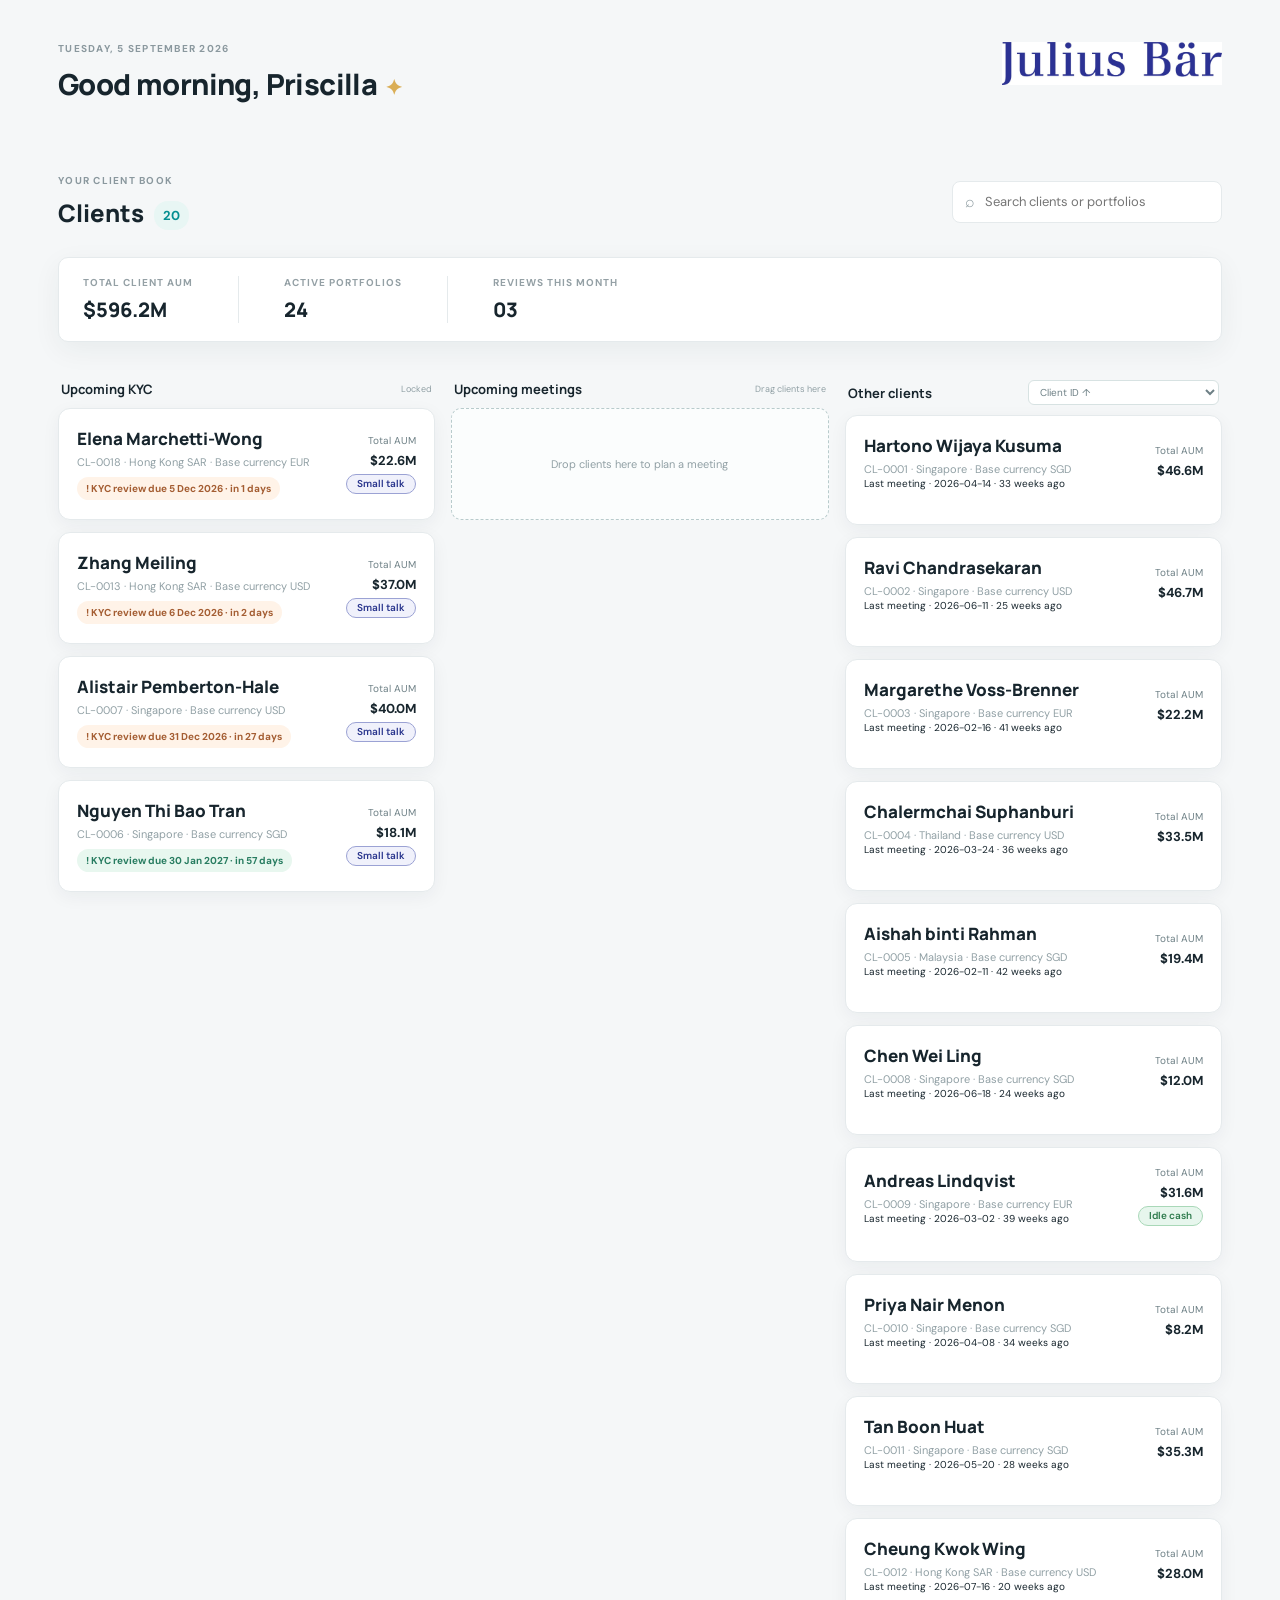
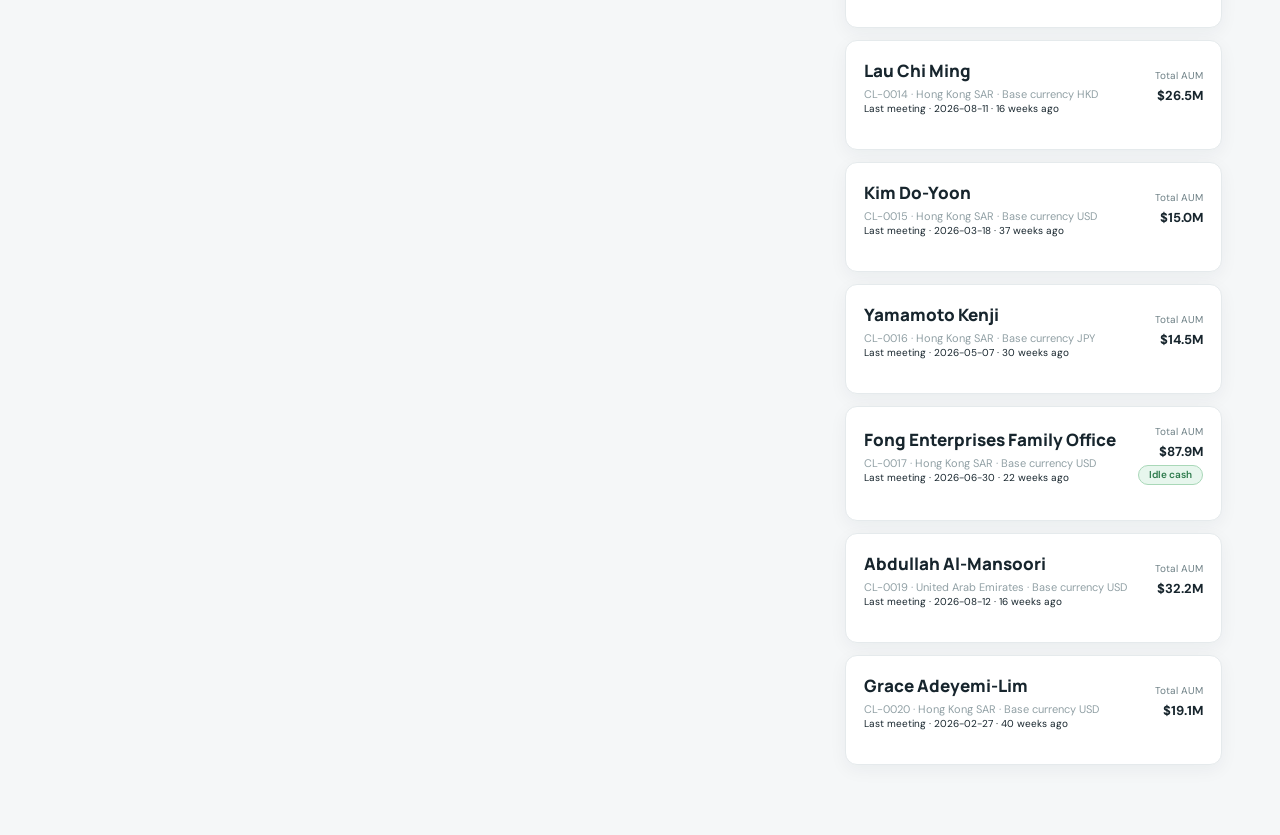
<file: frontend/index.html>
<!doctype html>
<html lang="en">
  <head>
    <meta charset="UTF-8" />
    <meta name="viewport" content="width=device-width, initial-scale=1.0" />
    <title>Private Wealth | RM Dashboard</title>
    <link rel="preconnect" href="https://fonts.googleapis.com" />
    <link rel="preconnect" href="https://fonts.gstatic.com" crossorigin />
    <link href="https://fonts.googleapis.com/css2?family=DM+Sans:wght@400;500;600;700&family=Manrope:wght@600;700;800&display=swap" rel="stylesheet" />
    <link rel="stylesheet" href="styles.css" />
  <style>.client-aum{display:flex;flex-direction:column;align-items:flex-end;gap:5px}.client-aum small{font-size:10px;color:#6e8086}.idle-cash{display:none;background:#e7f6ed;border:1px solid #a9d8b8;color:#2d7a4c;border-radius:999px;padding:4px 10px;font:600 10px 'DM Sans',sans-serif;line-height:1}.other-client .idle-cash{display:inline-block}.small-talk{appearance:none;border:1px solid #9ba2d4;background:#f0f1fb;color:#28348c;border-radius:999px;padding:4px 10px;font:600 10px 'DM Sans',sans-serif;line-height:1;cursor:pointer;transition:background .18s ease,border-color .18s ease,transform .12s ease}.small-talk:hover{background:#e2e4f6;border-color:#737fbd}.small-talk:active{transform:scale(.96)}#clientList .small-talk{display:none;pointer-events:none}.right-sort{font:400 10px 'DM Sans',sans-serif;color:#6e8086;border:1px solid #d7e2e2;border-radius:6px;background:#fff;padding:4px 7px}.client-meeting{display:none}.other-client .client-meeting,.scheduled-client .client-meeting{display:block;font-size:10px!important;line-height:1.1!important;margin:2px 0 0!important;padding:0!important}.small-talk-panel{display:none;border-top:1px solid var(--line);background:#fbfcfc;padding:17px 25px}.small-talk-panel.open{display:block}.small-talk-panel span{display:block;color:#287c75;font-size:9px;letter-spacing:1px;font-weight:700;margin-bottom:6px}.small-talk-panel h3{font:400 14px Manrope;margin:0 0 5px}.small-talk-panel p{font-size:11px;color:#819096;margin:0}@media(max-width:580px){.small-talk-panel{padding:15px 19px}}.client-details{display:flex;max-height:0;opacity:0;overflow:hidden;padding-top:0;padding-bottom:0;transition:max-height .28s ease,opacity .2s ease,padding .28s ease}.client-details.open{max-height:120px;opacity:1;padding:16px 25px}.small-talk-panel{position:relative;display:block;max-height:0;opacity:0;overflow:hidden;padding-top:0;padding-bottom:0;transition:max-height .28s ease,opacity .2s ease,padding .28s ease}.small-talk-panel.open{max-height:500px;opacity:1;padding:17px 25px}.small-talk-input{appearance:none;border:1px solid #c9bfe8;background:#f3f0fb;color:#65558f;border-radius:999px;padding:4px 10px;font:600 10px DM Sans,sans-serif;line-height:1;cursor:pointer;position:absolute;top:14px;right:25px}.small-talk-input:hover{background:#e9e3f7;border-color:#a998d3}@media(max-width:580px){.client-details.open{padding:15px 19px}.small-talk-panel.open{padding:15px 19px;max-height:500px}}.talk-topic{border-top:1px solid var(--line);padding-top:9px;margin-top:9px}.talk-topic h3{font:600 12px Manrope;margin:0 0 4px}.talk-topic p{margin:0}.talk-news-loading{color:#9ba9ad!important}.talk-news-loading:after{content:"";display:inline-block;width:10px;height:10px;margin-left:7px;vertical-align:-1px;border:1px solid #cbdedd;border-top-color:#287c75;border-radius:50%;animation:spin .75s linear infinite}.client-meeting{display:none!important}.other-client .client-meeting,.scheduled-client .client-meeting{display:block!important;font-size:10px!important;line-height:1.1!important;margin:2px 0 0!important;padding:0!important}#clientList .client-meta{margin-bottom:0!important}#clientList .client-card{padding-bottom:16px!important}</style></head>
  <body>
    <div class="app-shell">
      <aside class="sidebar">
        <div class="brand"><span class="brand-mark">J</span><span>JUNIPER</span><small>PRIVATE WEALTH</small></div>
        <nav class="main-nav" aria-label="Primary navigation">
          <a class="active" href="#clients"><span>⌂</span> Client book</a>
          <a href="#activity"><span>◷</span> Activity</a>
          <a href="#insights"><span>◒</span> Insights</a>
        </nav>
        <div class="sidebar-bottom">
          <button class="side-link"><span>?</span> Help centre</button>
          <button class="profile"><span class="avatar">PO</span><span><b>Priscilla Ong</b><small>Relationship Manager</small></span><span class="chevron">⌄</span></button>
        </div>
      </aside>

      <main class="content" id="clients">
        <header class="topbar">
          <div><p class="eyebrow">TUESDAY, 5 SEPTEMBER 2026</p><h1>Good morning, Priscilla<span class="wave">✦</span></h1></div><div class="brand top-brand"><img src="../frontend/public/photo_2026-09-05_16-00-17.jpg" alt="Julius Baer" /></div>
        </header>

        <section class="book-header">
          <div><p class="eyebrow">YOUR CLIENT BOOK</p><h2>Clients <span class="count" id="clientCount">—</span></h2></div>
          <div class="header-controls"><label class="search"><span>⌕</span><input id="search" type="search" placeholder="Search clients or portfolios" /></label></div>
        </section>

        <div class="summary-row"><div><span class="summary-label">TOTAL CLIENT AUM</span><strong id="totalAum">—</strong></div><div><span class="summary-label">ACTIVE PORTFOLIOS</span><strong id="portfolioCount">—</strong></div><div><span class="summary-label">REVIEWS THIS MONTH</span><strong id="reviewCount">—</strong></div></div>

        <div class="client-board"><section class="board-column locked-column"><div class="column-heading"><h3>Upcoming KYC</h3><span>Locked</span></div><div id="kycColumn" class="column-list"></div></section><section class="board-column"><div class="column-heading"><h3>Upcoming meetings</h3><span>Drag clients here</span></div><div id="meetingColumn" class="column-list drop-zone"><p class="drop-hint">Drop clients here to plan a meeting</p></div></section><section class="board-column"><div class="column-heading"><h3>Other clients</h3><select class="right-sort" id="rightSort" aria-label="Sort other clients"><option value="id-asc">Client ID ↑</option><option value="meeting-desc">Days since meeting — most first</option><option value="idle-cash">Idle cash — top first</option></select></div><div id="clientList" class="column-list"></div></section></div>
        <div id="emptyState" class="empty-state" hidden><div class="empty-icon">⌕</div><h3>No matches found</h3><p>Try searching for a different client or portfolio.</p></div>
      </main>
    </div>
    <style>
      .client-details{display:none;border-top:1px solid var(--line);background:#fbfcfc;padding:16px 25px;gap:42px}
      .client-details.open{display:flex}
      .client-details span{display:block;color:#94a0a5;letter-spacing:1px;font-size:9px;font-weight:700;margin-bottom:6px}
      .client-details b{font:700 14px Manrope;color:var(--ink)}
      .kyc-alert{display:inline-block;margin-top:8px;color:#277c60;background:#e8f7ef;border-radius:12px;padding:5px 9px;font-size:10px;font-weight:700}
      .kyc-alert.urgent{color:#a45d32;background:#fff3e8}
      .client-head{cursor:pointer}
      .client-head{transition:background .18s ease,box-shadow .18s ease,transform .12s ease}
      .client-head:hover{background:#fbfdfd;box-shadow:inset 3px 0 0 var(--teal)}
      .client-head:active{transform:scale(.998);background:#f3faf9}
      .portfolio:not(.add-portfolio){cursor:pointer}
      .collapse{display:none}
      .add-portfolio{display:none!important}
      .client-board{display:grid;grid-template-columns:repeat(3,minmax(0,1fr));gap:16px;align-items:start}.board-column{min-width:0}.column-heading{display:flex;justify-content:space-between;align-items:center;margin:0 3px 10px}.column-heading h3{font:700 13px Manrope;margin:0}.column-heading span{font-size:9px;color:#91a0a5}.column-list{display:grid;gap:12px;min-height:100px}.drop-zone{border:1px dashed #b8cbcc;border-radius:10px;padding:14px;background:#fbfdfd}.drop-zone .drop-hint{text-align:center;color:#91a0a5;font-size:11px;margin:34px 10px}.drop-zone:has(.client-card) .drop-hint{display:none}.locked-column .client-head{cursor:pointer}.board-column .client-card{box-shadow:0 5px 18px rgba(24,48,57,.05)}.board-column .client-head{padding:18px}.board-column .portfolio-grid{padding:16px}.dragging{opacity:.45}.locked-column{pointer-events:auto}@media(max-width:900px){.client-board{grid-template-columns:1fr}.board-column{width:100%}}
      .sidebar{display:none}
      .top-brand{display:grid;margin:0;grid-template-columns:28px auto;align-self:flex-start;color:var(--navy)}
      .top-brand small{color:#819096}
      .top-brand{display:block;width:220px;flex-shrink:0}
      .top-brand .brand-mark{width:36px;height:36px;font-size:18px;border-radius:10px}
      .top-brand small{font-size:9px}
      .top-brand img{display:block;width:220px!important;max-width:none;height:auto;object-fit:contain}
      @media(max-width:580px){.client-details{padding:15px 19px;gap:20px;flex-wrap:wrap}.client-details>div{min-width:115px}}
    </style>
    <script src="local-data.js"></script>
    <script src="app.js"></script>
  </body>
</html>
</file>
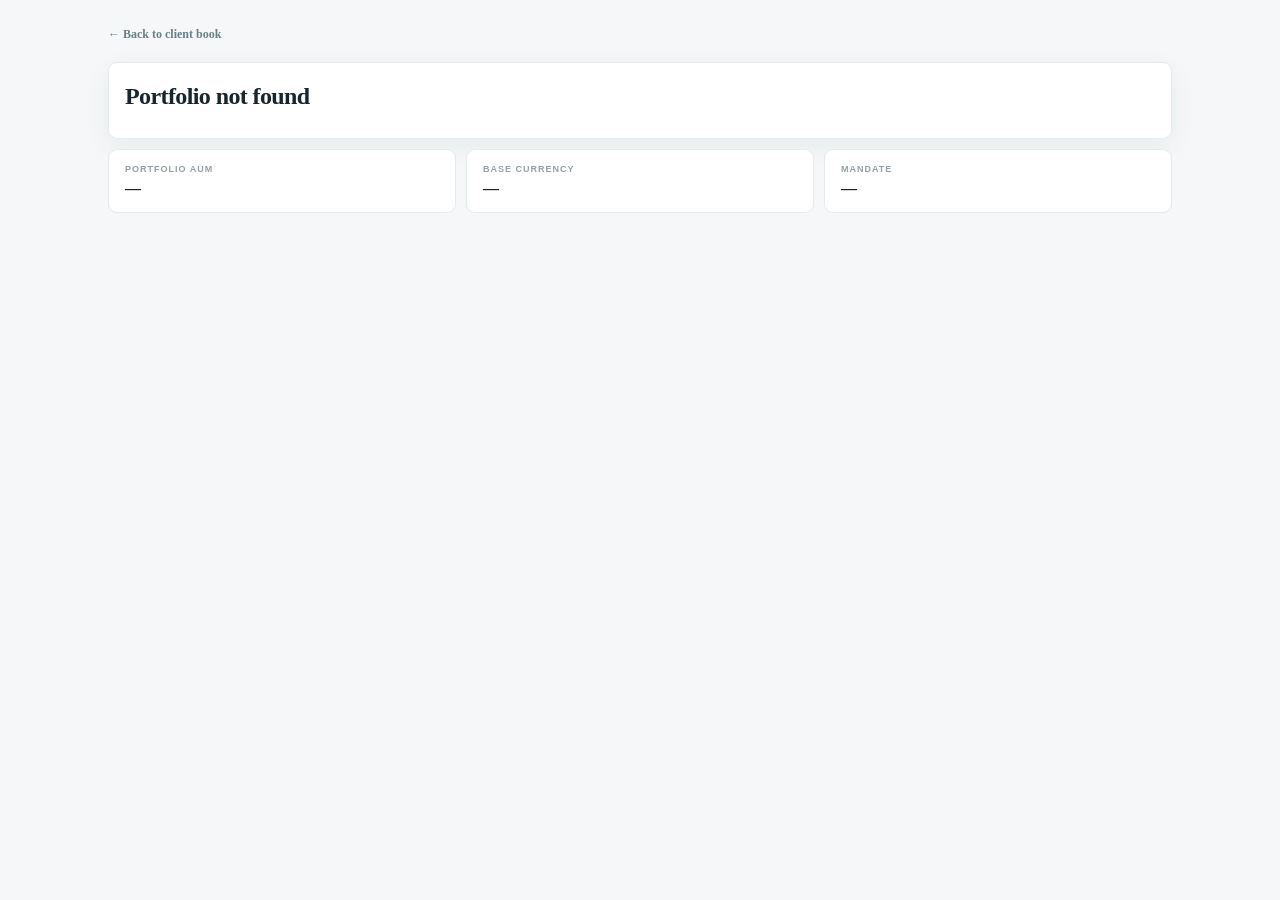
<file: about_agent3/portfolio.html>
<!doctype html><html lang="en"><head><meta charset="UTF-8"><meta name="viewport" content="width=device-width,initial-scale=1"><title>Portfolio insight</title><link rel="stylesheet" href="styles.css"><style>.portfolio-page{max-width:1180px;margin:0 auto;padding:24px 58px 90px}.back{border:0;background:none;color:#668087;font:600 12px 'DM Sans';cursor:pointer;padding:0;margin-bottom:20px}.portfolio-hero{background:#fff;border:1px solid var(--line);border-radius:9px;padding:14px 16px 24px;box-shadow:var(--shadow)}.portfolio-hero h1{font-size:24px;margin:6px 0 4px}.portfolio-kicker{color:var(--teal);font-size:10px;font-weight:700;letter-spacing:1px}.portfolio-sub{color:#829197;font-size:12px;margin:0}.insight-grid{display:grid;grid-template-columns:repeat(3,1fr);gap:10px;margin-top:10px}.insight{background:#fff;border:1px solid var(--line);border-radius:9px;padding:14px 16px}.insight span{display:block;color:#94a0a5;font-size:9px;letter-spacing:1px;font-weight:700;margin-bottom:6px}.insight b{font:700 16px Manrope}@media(max-width:650px){.portfolio-page{padding:28px 20px}.insight-grid{grid-template-columns:1fr}}
.advisory-section{margin-top:24px}.section-heading{display:flex;justify-content:space-between;align-items:end;margin-bottom:12px}.section-heading h2{font:700 18px Manrope;margin:6px 0 0}.section-note{font-size:11px;color:#8a989e}.movement-grid,.options-grid{display:grid;grid-template-columns:1.25fr 1fr;gap:10px}.options-grid{grid-template-columns:repeat(3,1fr)}.movement-card,.reason-card,.option-card{background:#fff;border:1px solid var(--line);border-radius:9px;padding:16px;min-height:100px}.movement-card{display:flex;align-items:center;gap:14px}.movement-symbol{width:34px;height:34px;background:#f0f4f4;border-radius:8px;display:grid;place-items:center;color:#829197;font-weight:700}.movement-card h3,.reason-card h3,.option-card h3{font:700 14px Manrope;margin:0 0 6px}.movement-card p,.reason-card p,.option-card p{font-size:11px;color:#819096;margin:0;line-height:1.45}.movement-card strong{margin-left:auto;color:#819096}.reason-card>span{font-size:9px;letter-spacing:1px;color:#94a0a5;font-weight:700}.reason-card h3{margin-top:8px}.option-number{font-size:10px;color:var(--teal);font-weight:700;letter-spacing:1px}.option-card h3{margin-top:13px}@media(max-width:650px){.section-heading{display:block}.section-note{display:block;margin-top:6px}.movement-grid,.options-grid{grid-template-columns:1fr}}.urgent-card{border-color:#efc8a7;background:#fffaf5}.urgent-card>span{color:#b46735}.options-grid .option-card{border-color:#9fd2c5}.urgent-option{border-color:#e7a36f;background:#fffaf5}.urgent-option .option-number{color:#b46735}.action-toggle{display:block;border:0;border-top:1px solid var(--line);background:none;color:#668087;font:600 10px 'DM Sans';padding:11px 0 0;margin-top:14px;cursor:pointer}.action{display:none;border-top:1px solid var(--line);margin-top:12px;padding-top:9px;gap:3px}.option-card.open .action{display:grid}.action b{font-size:10px;color:#58767b}.action span{font-size:10px;color:#819096}.movement-subheading{font-size:10px;letter-spacing:1px;font-weight:700;color:#809197;margin:20px 0 9px}.trend-block{margin-top:2px}.trend-card{display:flex;align-items:center;gap:14px;background:#fff;border:1px solid #9fd2c5;border-radius:9px;padding:16px}.trend-line{width:34px;height:34px;border-radius:8px;background:#e8f7ef;color:#277c60;display:grid;place-items:center;font-size:20px}.trend-card h3{font:700 14px Manrope;margin:0 0 6px}.trend-card p{font-size:11px;color:#819096;margin:0;line-height:1.45}.trend-card strong{margin-left:auto;color:#819096;font-size:11px}@media(max-width:650px){.trend-card{align-items:flex-start}.trend-card strong{display:none}}.trend-list{display:grid;gap:12px}.trend-item{display:flex;align-items:center;gap:14px}.trend-item strong{margin-left:auto;color:#a45d32;font-size:12px}.hero-with-alert{position:relative;min-height:112px;padding-right:330px}.hero-alert{position:absolute;right:24px;top:20px;border:1px solid #e7a36f;background:#fffaf5;border-radius:9px;padding:11px 14px;min-width:230px}.hero-alert span,.hero-alert small{display:block;font-size:9px;letter-spacing:1px;font-weight:700;color:#b46735}.hero-alert b{display:block;font:700 13px Manrope;margin:5px 0}.hero-alert small{font-size:10px;letter-spacing:0;font-weight:400;color:#8a989e}.empty-moves{background:#fff;border:1px dashed #d7e2e2;border-radius:9px;padding:18px;color:#8a989e;font-size:11px}@media(max-width:650px){.hero-with-alert{padding-right:24px}.hero-alert{position:static;margin-top:15px;min-width:0}}.rationale-toggle{display:block;border:0;border-top:1px solid var(--line);background:none;color:#668087;font:600 10px 'DM Sans';padding:11px 0 0;margin-top:14px;cursor:pointer}.rationale-body{display:none;color:#6f8085;font-size:10px;line-height:1.5;padding-top:9px}.option-card.rationale-open .rationale-body{display:block}.custody-section{margin-top:24px}.custody-table{background:#fff;border:1px solid var(--line);border-radius:9px;overflow:hidden}.custody-row{display:grid;grid-template-columns:1fr auto;gap:20px;align-items:center;padding:15px 18px;border-top:1px solid var(--line);font-size:12px}.custody-row:first-child{border-top:0}.custody-row b{display:block;font:600 13px Manrope}.custody-row small{display:block;color:#8a989e;font-size:10px;margin-top:4px}.custody-row strong{font:700 13px Manrope}.custody-header{color:#94a0a5;font-size:9px;letter-spacing:1px;font-weight:700;padding:11px 18px;background:#fbfcfc}.data-loading{position:relative;min-height:90px;opacity:.45}.data-loading>*{visibility:hidden}.data-loading:before{content:"";position:absolute;z-index:2;left:50%;top:50%;width:18px;height:18px;margin:-9px;border:2px solid #d7e8e6;border-top-color:var(--teal);border-radius:50%;animation:spin .75s linear infinite}.data-ready{opacity:1;transition:opacity .3s ease}@keyframes spin{to{transform:rotate(360deg)}}.rationale-body.open{display:block}.action-list{display:none}.action-list.open{display:grid}.action-list .action{display:grid}.options-grid .rationale-toggle,.options-grid .action-toggle{display:inline-block;width:48%;vertical-align:top;margin-right:1%;margin-top:14px}.options-grid .action-toggle{margin-right:0}.options-grid .rationale-body,.options-grid .action-list{margin-top:0}.option-controls{display:flex;gap:1%;width:100%}.option-controls button{width:49%!important;margin-right:0!important}.movement-summary{font:400 14px/1.45 "DM Sans",sans-serif!important;color:#203c4b!important;margin:0}.movement-summary::first-letter{font-weight:400}</style></head><body><main class="portfolio-page"><button class="back" onclick="history.back()">← Back to client book</button><section class="portfolio-hero"><span class="portfolio-kicker" id="service"></span><h1 id="name">Portfolio insight</h1><p class="portfolio-sub" id="client"></p></section><section class="insight-grid"><div class="insight"><span>PORTFOLIO AUM</span><b id="aum">—</b></div><div class="insight"><span>BASE CURRENCY</span><b id="currency">—</b></div><div class="insight"><span>MANDATE</span><b id="mandate">—</b></div></section></main><script src="local-data.js"></script><script src="portfolio.js?v=2"></script><script src="portfolio-example.js"></script><script src="custody.js"></script><script src="discretionary.js"></script><script src="advisory-briefs.js"></script><script src="advisory-movement-events.js?v=5"></script><script src="advisory-options.js"></script><script src="advisory-layout.js"></script><script src="advisory-moves.js?v=5"></script></body></html>
</file>
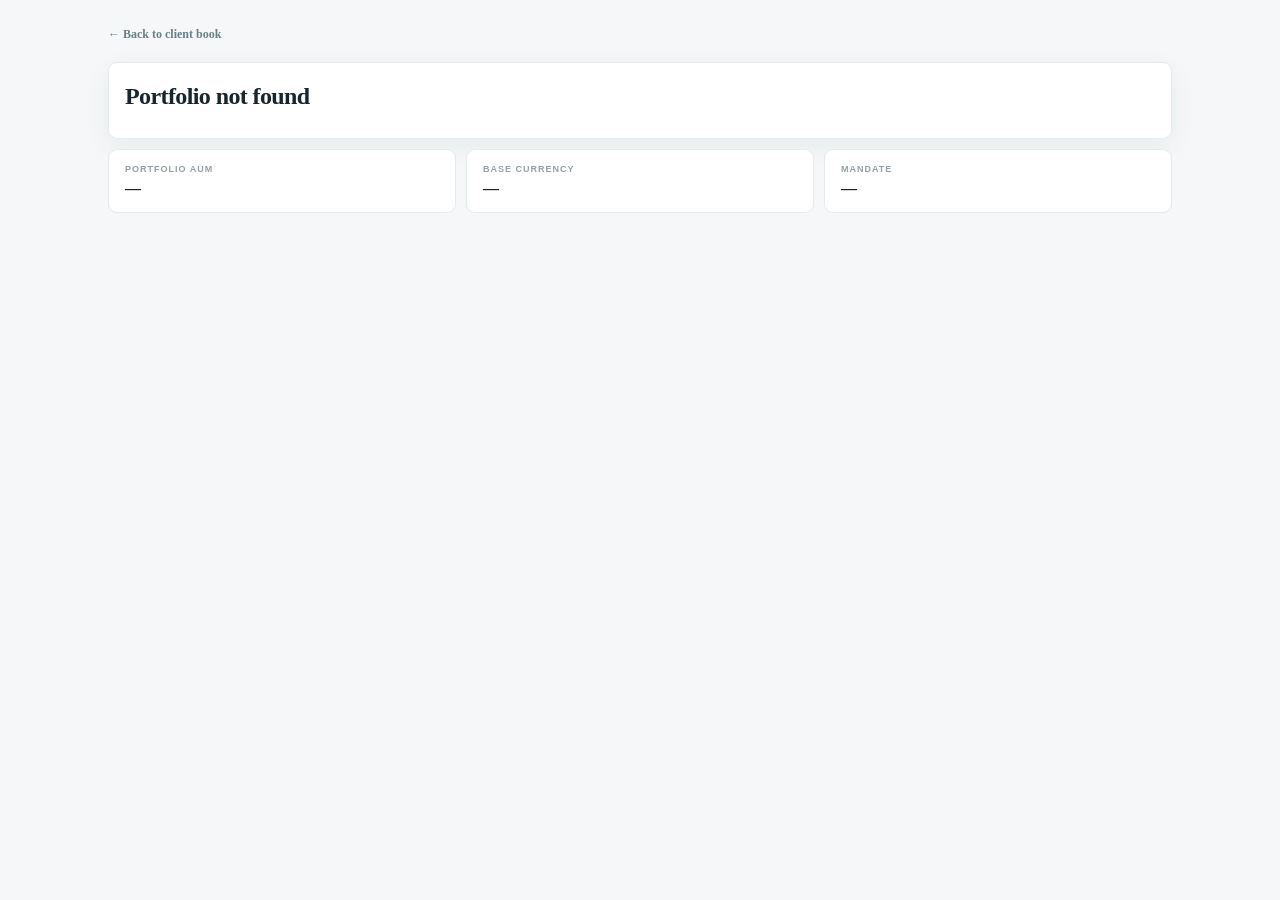
<file: frontend/portfolio.html>
<!doctype html><html lang="en"><head><meta charset="UTF-8"><meta name="viewport" content="width=device-width,initial-scale=1"><title>Portfolio insight</title><link rel="stylesheet" href="styles.css"><style>.portfolio-page{max-width:1180px;margin:0 auto;padding:24px 58px 90px}.back{border:0;background:none;color:#668087;font:600 12px 'DM Sans';cursor:pointer;padding:0;margin-bottom:20px}.portfolio-hero{background:#fff;border:1px solid var(--line);border-radius:9px;padding:14px 16px 24px;box-shadow:var(--shadow)}.portfolio-hero h1{font-size:24px;margin:6px 0 4px}.portfolio-kicker{color:var(--teal);font-size:10px;font-weight:700;letter-spacing:1px}.portfolio-sub{color:#829197;font-size:12px;margin:0}.insight-grid{display:grid;grid-template-columns:repeat(3,1fr);gap:10px;margin-top:10px}.insight{background:#fff;border:1px solid var(--line);border-radius:9px;padding:14px 16px}.insight span{display:block;color:#94a0a5;font-size:9px;letter-spacing:1px;font-weight:700;margin-bottom:6px}.insight b{font:700 16px Manrope}@media(max-width:650px){.portfolio-page{padding:28px 20px}.insight-grid{grid-template-columns:1fr}}
.advisory-section{margin-top:24px}.section-heading{display:flex;justify-content:space-between;align-items:end;margin-bottom:12px}.section-heading h2{font:700 18px Manrope;margin:6px 0 0}.section-note{font-size:13px;color:#8a989e}.movement-grid,.options-grid{display:grid;grid-template-columns:1.25fr 1fr;gap:10px}.options-grid{grid-template-columns:repeat(3,1fr)}.movement-card,.reason-card,.option-card{background:#fff;border:1px solid var(--line);border-radius:9px;padding:16px;min-height:100px}.movement-card{display:flex;align-items:center;gap:14px}.movement-event-label{display:block;font-size:9px;letter-spacing:1px;color:#94a0a5;font-weight:700;margin-bottom:8px}.movement-symbol{width:34px;height:34px;background:#f0f4f4;border-radius:8px;display:grid;place-items:center;color:#829197;font-weight:700}.movement-card h3,.reason-card h3,.option-card h3{font:700 14px Manrope;margin:0 0 6px}.movement-card p,.reason-card p,.option-card p{font-size:11px;color:#819096;margin:0;line-height:1.45}.movement-card strong{margin-left:auto;color:#819096}.reason-card>span{font-size:9px;letter-spacing:1px;color:#94a0a5;font-weight:700}.reason-card h3{margin-top:8px}.option-number{font-size:10px;color:var(--teal);font-weight:700;letter-spacing:1px}.option-card h3{margin-top:13px}@media(max-width:650px){.section-heading{display:block}.section-note{display:block;margin-top:6px}.movement-grid,.options-grid{grid-template-columns:1fr}}.urgent-card{border-color:#efc8a7;background:#fffaf5}.urgent-card>span{color:#b46735}.options-grid .option-card{border-color:#9fd2c5}.urgent-option{border-color:#e7a36f;background:#fffaf5}.urgent-option .option-number{color:#b46735}.action-toggle{display:block;border:0;border-top:1px solid var(--line);background:none;color:#668087;font:600 10px 'DM Sans';padding:11px 0 0;margin-top:14px;cursor:pointer}.action{display:none;border-top:1px solid var(--line);margin-top:12px;padding-top:9px;gap:3px}.option-card.open .action{display:grid}.action b{font-size:10px;color:#58767b}.action span{font-size:10px;color:#819096}.movement-subheading{font-size:10px;letter-spacing:1px;font-weight:700;color:#809197;margin:20px 0 9px}.trend-block{margin-top:2px}.trend-card{display:flex;align-items:center;gap:14px;background:#fff;border:1px solid #9fd2c5;border-radius:9px;padding:16px}.trend-line{width:34px;height:34px;border-radius:8px;background:#e8f7ef;color:#277c60;display:grid;place-items:center;font-size:20px}.trend-card h3{font:700 14px Manrope;margin:0 0 6px}.trend-card p{font-size:11px;color:#819096;margin:0;line-height:1.45}.trend-card strong{margin-left:auto;color:#819096;font-size:11px}@media(max-width:650px){.trend-card{align-items:flex-start}.trend-card strong{display:none}}.trend-list{display:grid;gap:12px}.trend-item{display:flex;align-items:center;gap:14px}.trend-item strong{margin-left:auto;color:#a45d32;font-size:12px}.hero-with-alert{position:relative;min-height:112px;padding-right:330px}.hero-alert{position:absolute;right:24px;top:20px;border:1px solid #e7a36f;background:#fffaf5;border-radius:9px;padding:11px 14px;min-width:230px}.hero-alert span,.hero-alert small{display:block;font-size:9px;letter-spacing:1px;font-weight:700;color:#b46735}.hero-alert b{display:block;font:700 13px Manrope;margin:5px 0}.hero-alert small{font-size:10px;letter-spacing:0;font-weight:400;color:#8a989e}.empty-moves{background:#fff;border:1px dashed #d7e2e2;border-radius:9px;padding:18px;color:#8a989e;font-size:11px}@media(max-width:650px){.hero-with-alert{padding-right:24px}.hero-alert{position:static;margin-top:15px;min-width:0}}.rationale-toggle{display:block;border:0;border-top:1px solid var(--line);background:none;color:#668087;font:600 10px 'DM Sans';padding:11px 0 0;margin-top:14px;cursor:pointer}.rationale-body{display:none;color:#6f8085;font-size:10px;line-height:1.5;padding-top:9px}.option-card.rationale-open .rationale-body{display:block}.custody-section{margin-top:24px}.custody-table{background:#fff;border:1px solid var(--line);border-radius:9px;overflow:hidden}.custody-row{display:grid;grid-template-columns:1fr auto;gap:20px;align-items:center;padding:15px 18px;border-top:1px solid var(--line);font-size:12px}.custody-row:first-child{border-top:0}.custody-row b{display:block;font:600 13px Manrope}.custody-row small{display:block;color:#8a989e;font-size:10px;margin-top:4px}.custody-row strong{font:700 13px Manrope}.custody-header{color:#94a0a5;font-size:9px;letter-spacing:1px;font-weight:700;padding:11px 18px;background:#fbfcfc}.data-loading{position:relative;min-height:90px;opacity:.45}.data-loading>*{visibility:hidden}.data-loading:before{content:"";position:absolute;z-index:2;left:50%;top:50%;width:18px;height:18px;margin:-9px;border:2px solid #d7e8e6;border-top-color:var(--teal);border-radius:50%;animation:spin .75s linear infinite}.data-ready{opacity:1;transition:opacity .3s ease}@keyframes spin{to{transform:rotate(360deg)}}.rationale-body.open{display:block}.action-list{display:none}.action-list.open{display:grid}.action-list .action{display:grid}.options-grid .rationale-toggle,.options-grid .action-toggle{display:inline-block;width:48%;vertical-align:top;margin-right:1%;margin-top:14px}.options-grid .action-toggle{margin-right:0}.options-grid .rationale-body,.options-grid .action-list{margin-top:0}.option-controls{display:flex;gap:1%;width:100%}.option-controls button{width:49%!important;margin-right:0!important}.movement-summary{font:400 14px/1.45 "DM Sans",sans-serif!important;color:#203c4b!important;margin:0}.movement-summary::first-letter{font-weight:400}</style></head><body><main class="portfolio-page"><button class="back" onclick="history.back()">← Back to client book</button><section class="portfolio-hero"><span class="portfolio-kicker" id="service"></span><h1 id="name">Portfolio insight</h1><p class="portfolio-sub" id="client"></p></section><section class="insight-grid"><div class="insight"><span>PORTFOLIO AUM</span><b id="aum">—</b></div><div class="insight"><span>BASE CURRENCY</span><b id="currency">—</b></div><div class="insight"><span>MANDATE</span><b id="mandate">—</b></div></section></main><script src="local-data.js"></script><script src="portfolio.js?v=3"></script><script src="portfolio-example.js?v=4"></script><script src="custody.js"></script><script src="discretionary.js"></script><script src="advisory-briefs.js"></script><script src="advisory-movement-events.js?v=5"></script><script src="advisory-options.js"></script><script src="advisory-layout.js"></script><script src="advisory-moves.js?v=9"></script></body></html>
</file>
<file: frontend/styles.css>
:root{--bg:#f5f7f8;--panel:#fff;--ink:#17252d;--muted:#75828a;--line:#e5eaec;--teal:#068e91;--teal-soft:#e8f6f4;--navy:#17343e;--shadow:0 8px 28px rgba(24,48,57,.06)}*{box-sizing:border-box}body{margin:0;background:var(--bg);color:var(--ink);font-family:'DM Sans',sans-serif}.app-shell{display:flex;min-height:100vh}.sidebar{width:246px;background:var(--navy);color:#dce7e9;padding:28px 18px 20px;display:flex;flex-direction:column}.brand{font:800 16px Manrope;letter-spacing:2px;display:grid;grid-template-columns:28px auto;align-items:center;line-height:1.1;margin:0 12px 62px}.brand-mark{width:25px;height:25px;border:2px solid #70d1ca;border-radius:8px;display:grid;place-items:center;color:#70d1ca;font-size:14px}.brand small{grid-column:2;font:500 8px 'DM Sans';letter-spacing:1.5px;color:#91afb3;margin-top:4px}.main-nav{display:grid;gap:7px}.main-nav a,.side-link{border:0;background:none;color:#a9c0c3;text-decoration:none;border-radius:9px;padding:12px 14px;text-align:left;font:500 14px 'DM Sans';display:flex;gap:13px;align-items:center}.main-nav a span,.side-link span{font-size:18px;color:#8da9ad}.main-nav a.active{background:#2b525b;color:#fff}.main-nav a.active span{color:#6ed2ca}.sidebar-bottom{margin-top:auto;display:grid;gap:20px}.side-link{padding-left:14px}.profile{border:0;border-top:1px solid #34565d;background:none;color:#fff;padding:18px 6px 0;display:flex;gap:10px;align-items:center;text-align:left}.profile b{display:block;font-size:12px}.profile small{display:block;color:#9cb5b8;font-size:10px;margin-top:3px}.avatar{display:inline-grid;place-items:center;width:32px;height:32px;border-radius:50%;background:#b7e5de;color:#13515a;font-size:11px;font-weight:700}.avatar.large{width:39px;height:39px}.chevron{margin-left:auto;color:#91afb3}.content{width:100%;max-width:1380px;margin:0 auto;padding:42px 58px 70px}.topbar,.book-header,.header-controls,.top-actions,.summary-row{display:flex;align-items:center}.topbar,.book-header{justify-content:space-between}.eyebrow{color:#8a989e;letter-spacing:1.25px;font-size:10px;font-weight:700;margin:0 0 9px}h1,h2,h3,p{margin-top:0}h1{font:800 29px Manrope;margin-bottom:0;letter-spacing:-.6px}.wave{font-size:21px;color:#daae56;margin-left:8px}.top-actions{gap:18px}.icon-button{border:0;background:none;color:#718087;font-size:21px;position:relative}.icon-button i{position:absolute;background:#db8b59;border:2px solid var(--bg);width:7px;height:7px;border-radius:50%;right:0;top:0}.book-header{margin-top:70px}h2{font:800 24px Manrope;margin:0}.count{font-size:13px;font-family:'DM Sans';font-weight:700;background:var(--teal-soft);color:var(--teal);border-radius:14px;padding:6px 9px;margin-left:5px;vertical-align:middle}.header-controls{gap:10px}.search{width:270px;background:#fff;border:1px solid var(--line);height:42px;border-radius:8px;display:flex;align-items:center;padding:0 12px;gap:8px;color:#8e9ca1}.search input{border:0;outline:0;width:100%;font:400 13px 'DM Sans';color:var(--ink);background:transparent}.filter-button{height:42px;padding:0 14px;border:1px solid var(--line);background:#fff;border-radius:8px;color:#5f7278;font:500 13px 'DM Sans'}.summary-row{gap:0;background:#fff;border:1px solid var(--line);border-radius:10px;margin:28px 0 38px;padding:18px 24px;box-shadow:var(--shadow)}.summary-row>div{padding-right:45px;margin-right:45px;border-right:1px solid var(--line)}.summary-row>div:last-child{border:0;margin:0;padding:0}.summary-label{display:block;font-size:10px;color:#94a0a5;letter-spacing:1px;font-weight:700;margin-bottom:7px}.summary-row strong{font:800 20px Manrope}.status-note{margin-left:auto!important;color:#5f7c7e;font-size:12px;display:flex;align-items:center;gap:8px}.pulse{width:7px;height:7px;border-radius:50%;background:#52b89e;box-shadow:0 0 0 4px #e2f5ee}.client-list{display:grid;gap:18px}.client-card{background:var(--panel);border:1px solid var(--line);border-radius:12px;box-shadow:var(--shadow);overflow:hidden}.client-head{display:flex;align-items:center;justify-content:space-between;padding:23px 25px 19px}.client-title{display:flex;align-items:center;gap:13px}.client-number{font:700 11px Manrope;color:#8d9ca1}.client-name{font:800 17px Manrope;margin:0}.client-meta{font-size:11px;color:#91a0a5;margin:5px 0 0}.client-actions{display:flex;align-items:center;gap:13px}.client-aum{font-size:12px;color:#6e8086}.client-aum b{color:var(--ink);font-size:13px;margin-left:4px}.collapse{border:0;background:none;color:#819197;font-size:18px;cursor:pointer}.portfolio-grid{border-top:1px solid var(--line);padding:20px 25px 25px;display:grid;grid-template-columns:repeat(auto-fill,minmax(220px,1fr));gap:14px}.portfolio{border:1px solid #e1e8e9;border-radius:9px;padding:18px;min-height:132px;position:relative;transition:transform .18s,box-shadow .18s}.portfolio:hover{transform:translateY(-2px);box-shadow:0 8px 18px rgba(18,53,63,.08)}.portfolio-top{display:flex;justify-content:space-between;align-items:center}.portfolio-icon{width:30px;height:30px;border-radius:8px;background:var(--teal-soft);color:var(--teal);display:grid;place-items:center;font-size:14px}.portfolio-service{font-size:10px;font-weight:700;letter-spacing:.7px;color:#7e9195}.portfolio h3{font:700 14px Manrope;line-height:1.35;margin:16px 0 6px}.portfolio p{font-size:11px;color:#8a989e;margin:0}.portfolio-aum{position:absolute;right:18px;bottom:18px;font-size:12px;font-weight:700;color:#466168}.add-portfolio{border:1px dashed #b4c8ca;background:#fbfdfd;color:#799095;display:grid;place-items:center;cursor:pointer}.add-portfolio span{font-size:25px;color:var(--teal);font-weight:300}.empty-state{text-align:center;padding:70px;color:#819096}.empty-icon{font-size:38px;color:#9ab4b5}.empty-state h3{font:700 17px Manrope;margin:12px 0 6px}.empty-state p{font-size:13px}@media(max-width:850px){.sidebar{width:75px;padding:25px 10px}.brand{margin:0 auto 60px;display:block}.brand>span:not(.brand-mark),.brand small,.main-nav a:not(.active)::after,.main-nav a,.side-link,.profile span:not(.avatar){font-size:0}.main-nav a,.side-link{justify-content:center}.profile{justify-content:center}.content{padding:28px 20px}.summary-row{overflow:auto}.summary-row>div{min-width:145px;margin-right:20px;padding-right:20px}.search{width:210px}}@media(max-width:580px){.topbar,.book-header{align-items:flex-start;gap:18px;flex-direction:column}.top-actions{position:absolute;right:20px;top:28px}.book-header{margin-top:45px}.header-controls{width:100%}.search{flex:1}.summary-row{display:grid;grid-template-columns:1fr 1fr;gap:22px}.summary-row>div{border:0!important;margin:0!important;padding:0!important}.status-note{grid-column:1/-1}.client-head{padding:19px}.portfolio-grid{padding:15px}.client-aum{display:none}}
</file>
<file: about_agent3/styles.css>
:root{--bg:#f5f7f8;--panel:#fff;--ink:#17252d;--muted:#75828a;--line:#e5eaec;--teal:#068e91;--teal-soft:#e8f6f4;--navy:#17343e;--shadow:0 8px 28px rgba(24,48,57,.06)}*{box-sizing:border-box}body{margin:0;background:var(--bg);color:var(--ink);font-family:'DM Sans',sans-serif}.app-shell{display:flex;min-height:100vh}.sidebar{width:246px;background:var(--navy);color:#dce7e9;padding:28px 18px 20px;display:flex;flex-direction:column}.brand{font:800 16px Manrope;letter-spacing:2px;display:grid;grid-template-columns:28px auto;align-items:center;line-height:1.1;margin:0 12px 62px}.brand-mark{width:25px;height:25px;border:2px solid #70d1ca;border-radius:8px;display:grid;place-items:center;color:#70d1ca;font-size:14px}.brand small{grid-column:2;font:500 8px 'DM Sans';letter-spacing:1.5px;color:#91afb3;margin-top:4px}.main-nav{display:grid;gap:7px}.main-nav a,.side-link{border:0;background:none;color:#a9c0c3;text-decoration:none;border-radius:9px;padding:12px 14px;text-align:left;font:500 14px 'DM Sans';display:flex;gap:13px;align-items:center}.main-nav a span,.side-link span{font-size:18px;color:#8da9ad}.main-nav a.active{background:#2b525b;color:#fff}.main-nav a.active span{color:#6ed2ca}.sidebar-bottom{margin-top:auto;display:grid;gap:20px}.side-link{padding-left:14px}.profile{border:0;border-top:1px solid #34565d;background:none;color:#fff;padding:18px 6px 0;display:flex;gap:10px;align-items:center;text-align:left}.profile b{display:block;font-size:12px}.profile small{display:block;color:#9cb5b8;font-size:10px;margin-top:3px}.avatar{display:inline-grid;place-items:center;width:32px;height:32px;border-radius:50%;background:#b7e5de;color:#13515a;font-size:11px;font-weight:700}.avatar.large{width:39px;height:39px}.chevron{margin-left:auto;color:#91afb3}.content{width:100%;max-width:1380px;margin:0 auto;padding:42px 58px 70px}.topbar,.book-header,.header-controls,.top-actions,.summary-row{display:flex;align-items:center}.topbar,.book-header{justify-content:space-between}.eyebrow{color:#8a989e;letter-spacing:1.25px;font-size:10px;font-weight:700;margin:0 0 9px}h1,h2,h3,p{margin-top:0}h1{font:800 29px Manrope;margin-bottom:0;letter-spacing:-.6px}.wave{font-size:21px;color:#daae56;margin-left:8px}.top-actions{gap:18px}.icon-button{border:0;background:none;color:#718087;font-size:21px;position:relative}.icon-button i{position:absolute;background:#db8b59;border:2px solid var(--bg);width:7px;height:7px;border-radius:50%;right:0;top:0}.book-header{margin-top:70px}h2{font:800 24px Manrope;margin:0}.count{font-size:13px;font-family:'DM Sans';font-weight:700;background:var(--teal-soft);color:var(--teal);border-radius:14px;padding:6px 9px;margin-left:5px;vertical-align:middle}.header-controls{gap:10px}.search{width:270px;background:#fff;border:1px solid var(--line);height:42px;border-radius:8px;display:flex;align-items:center;padding:0 12px;gap:8px;color:#8e9ca1}.search input{border:0;outline:0;width:100%;font:400 13px 'DM Sans';color:var(--ink);background:transparent}.filter-button{height:42px;padding:0 14px;border:1px solid var(--line);background:#fff;border-radius:8px;color:#5f7278;font:500 13px 'DM Sans'}.summary-row{gap:0;background:#fff;border:1px solid var(--line);border-radius:10px;margin:28px 0 38px;padding:18px 24px;box-shadow:var(--shadow)}.summary-row>div{padding-right:45px;margin-right:45px;border-right:1px solid var(--line)}.summary-row>div:last-child{border:0;margin:0;padding:0}.summary-label{display:block;font-size:10px;color:#94a0a5;letter-spacing:1px;font-weight:700;margin-bottom:7px}.summary-row strong{font:800 20px Manrope}.status-note{margin-left:auto!important;color:#5f7c7e;font-size:12px;display:flex;align-items:center;gap:8px}.pulse{width:7px;height:7px;border-radius:50%;background:#52b89e;box-shadow:0 0 0 4px #e2f5ee}.client-list{display:grid;gap:18px}.client-card{background:var(--panel);border:1px solid var(--line);border-radius:12px;box-shadow:var(--shadow);overflow:hidden}.client-head{display:flex;align-items:center;justify-content:space-between;padding:23px 25px 19px}.client-title{display:flex;align-items:center;gap:13px}.client-number{font:700 11px Manrope;color:#8d9ca1}.client-name{font:800 17px Manrope;margin:0}.client-meta{font-size:11px;color:#91a0a5;margin:5px 0 0}.client-actions{display:flex;align-items:center;gap:13px}.client-aum{font-size:12px;color:#6e8086}.client-aum b{color:var(--ink);font-size:13px;margin-left:4px}.collapse{border:0;background:none;color:#819197;font-size:18px;cursor:pointer}.portfolio-grid{border-top:1px solid var(--line);padding:20px 25px 25px;display:grid;grid-template-columns:repeat(auto-fill,minmax(220px,1fr));gap:14px}.portfolio{border:1px solid #e1e8e9;border-radius:9px;padding:18px;min-height:132px;position:relative;transition:transform .18s,box-shadow .18s}.portfolio:hover{transform:translateY(-2px);box-shadow:0 8px 18px rgba(18,53,63,.08)}.portfolio-top{display:flex;justify-content:space-between;align-items:center}.portfolio-icon{width:30px;height:30px;border-radius:8px;background:var(--teal-soft);color:var(--teal);display:grid;place-items:center;font-size:14px}.portfolio-service{font-size:10px;font-weight:700;letter-spacing:.7px;color:#7e9195}.portfolio h3{font:700 14px Manrope;line-height:1.35;margin:16px 0 6px}.portfolio p{font-size:11px;color:#8a989e;margin:0}.portfolio-aum{position:absolute;right:18px;bottom:18px;font-size:12px;font-weight:700;color:#466168}.add-portfolio{border:1px dashed #b4c8ca;background:#fbfdfd;color:#799095;display:grid;place-items:center;cursor:pointer}.add-portfolio span{font-size:25px;color:var(--teal);font-weight:300}.empty-state{text-align:center;padding:70px;color:#819096}.empty-icon{font-size:38px;color:#9ab4b5}.empty-state h3{font:700 17px Manrope;margin:12px 0 6px}.empty-state p{font-size:13px}@media(max-width:850px){.sidebar{width:75px;padding:25px 10px}.brand{margin:0 auto 60px;display:block}.brand>span:not(.brand-mark),.brand small,.main-nav a:not(.active)::after,.main-nav a,.side-link,.profile span:not(.avatar){font-size:0}.main-nav a,.side-link{justify-content:center}.profile{justify-content:center}.content{padding:28px 20px}.summary-row{overflow:auto}.summary-row>div{min-width:145px;margin-right:20px;padding-right:20px}.search{width:210px}}@media(max-width:580px){.topbar,.book-header{align-items:flex-start;gap:18px;flex-direction:column}.top-actions{position:absolute;right:20px;top:28px}.book-header{margin-top:45px}.header-controls{width:100%}.search{flex:1}.summary-row{display:grid;grid-template-columns:1fr 1fr;gap:22px}.summary-row>div{border:0!important;margin:0!important;padding:0!important}.status-note{grid-column:1/-1}.client-head{padding:19px}.portfolio-grid{padding:15px}.client-aum{display:none}}
</file>
